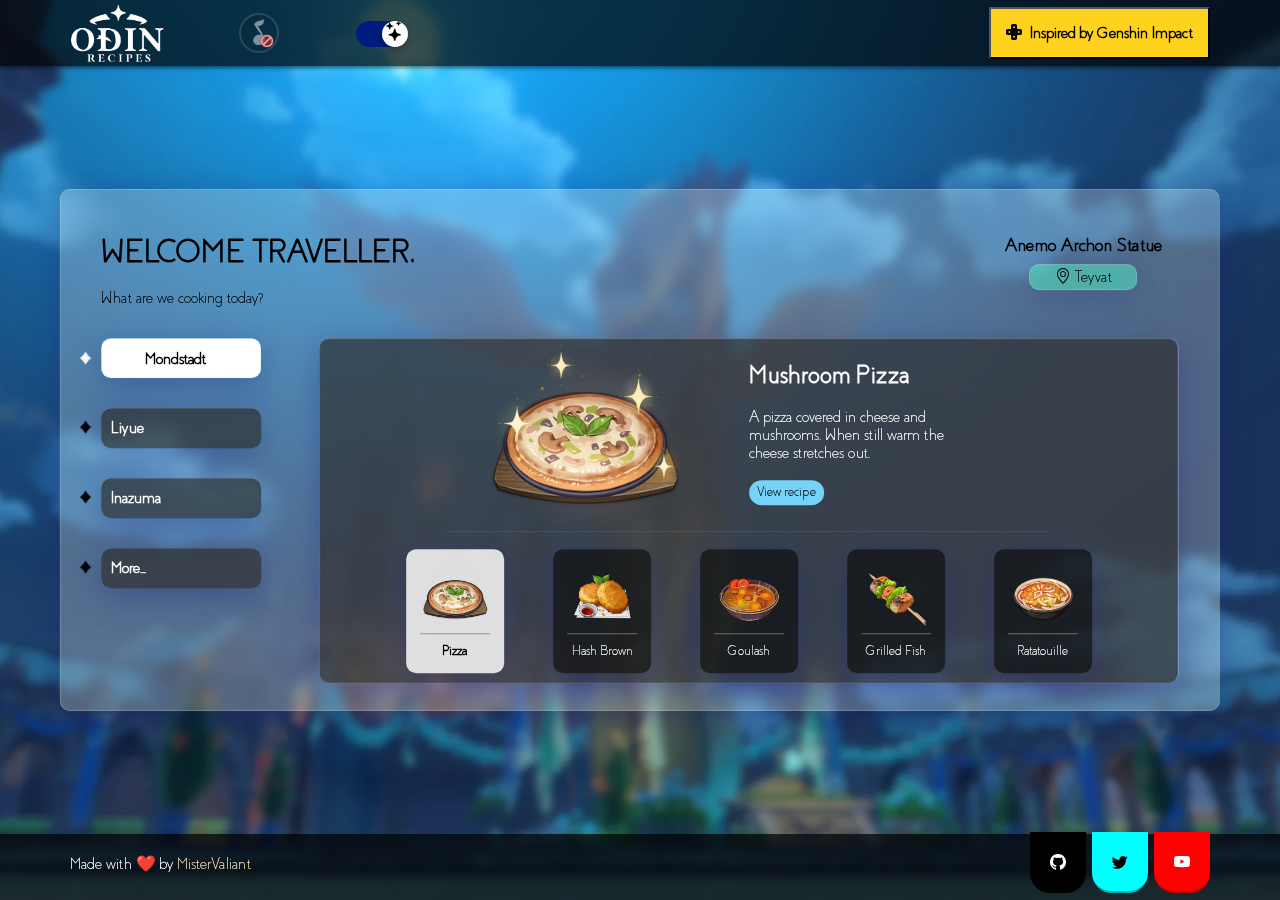
<file: index.html>
<!DOCTYPE html>
<html lang="en">

<head>
    <title>Odin Recipes</title>
    <meta charset="UTF-8">
    <meta http-equiv="X-UA-Compatible" content="IE=edge">
    <meta name="viewport" content="width=device-width, initial-scale=1.0">
    <meta name="description"
        content="Odin Recipes provides relevant information on the best realisable dishes from Genshin Impact.">
    <meta name="keywords"
        content="genshin impact recipe website, odin recipes, recipes, Genshin Impact, The Odin Project, Genshin Impact Recipes, Genshin Impact cooking, Genhsin Impact dishes, MisterValiant">

    <link rel="stylesheet" href="css/style.css">
    <link rel="icon" href="images/icon/favicon.ico" type="image/x-icon">
    <link rel="shortcut icon" href="images/icon/favicon.ico" type="image/x-icon">

    <noscript>
        <meta http-equiv="refresh" content="0;url=html/noscript.html">
    </noscript>
</head>

<body>

    <header class="my-header">
        <nav class="nav-container">
            <a target="_blank" href="https://www.theodinproject.com/"><img width="500" height="191" class="my-logo"
                    src="images/logo.webp" alt="Odin recipes logo" title="The Odin Project"></a>

            <img width="40" height="40" id="audio-player" onclick="audioController()" class="my-audio"
                src="images/pause.webp" alt="Odin recipes audio" title="Play">


            <span class="switch-container">
                <label id="my-switch" class="switch"><input id="my-checkbox" type="checkbox" onclick="modeCycle()" />
                    <div class="switch-btn"><i id="switch-icon" class="bi"></i></div>
                </label>
            </span>

            <div class="float-nav">

                <button title="Genshin Impact Official" onclick="window.open('https://genshin.hoyoverse.com/en/')"
                    type="button" class="genshin-ref"><i class="bi bi-dpad-fill"></i>&nbsp; Inspired by Genshin
                    Impact</button>

            </div>
        </nav>
    </header>

    <main id="main-content" class="main-container">

        <!-- Glassmorphism container: light -->
        <div class="recipe-container">
            <section class="main-section">
                <div class="welcome-container">
                    <h1><strong>WELCOME TRAVELLER,</strong></h1>
                    <br />
                    <p>What are we cooking today?</p>
                    <br />
                </div>

                <div class="region-name">
                    <p id="location-name">Stormbearer Mountains</p>
                    <p class="world-name"><i class="bi bi-geo-alt"></i> Teyvat</p>
                    <br />
                </div>

                <!-- Container for Regions and recipes -->
                <div class="flexbox">
                    <div class="location-container">
                        <nav>
                            <ul>
                                <li id="tab1" class="selected-li"><button onclick="tab(1)">Mondstadt</button></li>
                                <li id="tab2"><button onclick="tab(2)">Liyue</button></li>
                                <li id="tab3"><button onclick="tab(3)">Inazuma</button></li>
                                <li id="tab4"><button onclick="tab(4)">More...</button></li>
                            </ul>
                        </nav>
                    </div>

                    <!-- Glassmorphism container: dark -->
                    <div class="recipe-details">
                        <div class="recipe-background">

                            <!-- Selected recipe image and description-->
                            <div class="recipe-top">

                                <!-- Selected recipe image -->
                                <div class="recipe-image">
                                    <div class="image-container">

                                        <!-- Selected recipe image: Mondstadt -->
                                        <div class="mondstadt-images">
                                            <div class="mondstadt-dishes">
                                                <img width="256" height="256"
                                                    src="./images/recipes/mondstadt/pizza.webp" alt="Mushroom Pizza"
                                                    title="Mushroom Pizza">
                                            </div>
                                            <div class="mondstadt-dishes">
                                                <img width="256" height="256"
                                                    src="./images/recipes/mondstadt/hash-brown.webp" alt="Hash Brown"
                                                    title="Hash Brown">
                                            </div>
                                            <div class="mondstadt-dishes">
                                                <img width="256" height="256"
                                                    src="./images/recipes/mondstadt/goulash.webp" alt="Goulash"
                                                    title="Goulash">
                                            </div>
                                            <div class="mondstadt-dishes">
                                                <img width="256" height="256"
                                                    src="./images/recipes/mondstadt/grilled-fish.webp"
                                                    alt="Grilled Fish" title="Grilled Fish">
                                            </div>
                                            <div class="mondstadt-dishes">
                                                <img width="256" height="256"
                                                    src="./images/recipes/mondstadt/ratatouille.webp"
                                                    alt="Barbatos Ratatouille" title="Barbatos Ratatouille">
                                            </div>
                                        </div>

                                        <!-- Selected recipe image: Liyue -->
                                        <div class="liyue-images">
                                            <div class="liyue-dishes">
                                                <img width="256" height="256"
                                                    src="./images/recipes/liyue/rice-pudding.webp" alt="Rice Pudding"
                                                    title="Rice Pudding">
                                            </div>

                                            <div class="liyue-dishes">
                                                <img width="256" height="256"
                                                    src="./images/recipes/liyue/fried-radish-balls.webp"
                                                    alt="Fried Radish Balls" title="Fried Radish Balls">
                                            </div>
                                            <div class="liyue-dishes">
                                                <img width="256" height="256"
                                                    src="./images/recipes/liyue/almond-tofu.webp" alt="Almond Tofu"
                                                    title="Almond Tofu">
                                            </div>
                                            <div class="liyue-dishes">
                                                <img width="256" height="256"
                                                    src="./images/recipes/liyue/mora-meat.webp" alt="Mora Meat"
                                                    title="Mora Meat">
                                            </div>
                                            <div class="liyue-dishes">
                                                <img width="256" height="256"
                                                    src="./images/recipes/liyue/jewellery-soup.webp"
                                                    alt="Jewellery Soup" title="Jewellery Soup">
                                            </div>
                                        </div>

                                        <!-- Selected recipe image: Inazuma -->
                                        <div class="inazuma-images">
                                            <div class="inazuma-dishes">
                                                <img width="256" height="256"
                                                    src="./images/recipes/inazuma/mixed-yakisoba.webp"
                                                    alt="Mixed Yakisoba" title="Mixed Yakisoba">
                                            </div>

                                            <div class="inazuma-dishes">
                                                <img width="256" height="256"
                                                    src="./images/recipes/inazuma/katsu-sandwich.webp"
                                                    alt="Katsu Sandwich" title="Katsu Sandwich">
                                            </div>
                                            <div class="inazuma-dishes">
                                                <img width="256" height="256"
                                                    src="./images/recipes/inazuma/tonkotsu-ramen.webp"
                                                    alt="Tonkotsu Ramen" title="Tonkotsu Ramen">
                                            </div>
                                            <div class="inazuma-dishes">
                                                <img width="256" height="256"
                                                    src="./images/recipes/inazuma/omelette-rice.webp"
                                                    alt="Omelette Rice" title="Omelette Rice">
                                            </div>
                                            <div class="inazuma-dishes">
                                                <img width="256" height="256"
                                                    src="./images/recipes/inazuma/konda-cuisine.webp"
                                                    alt="Konda Cuisine" title="Konda Cuisine">
                                            </div>
                                        </div>

                                        <!-- Selected recipe image: More -->
                                        <div class="more-images">
                                            <div class="more-dishes">
                                                <p>Coming</p>
                                            </div>
                                        </div>
                                    </div>
                                </div>

                                <!-- Selected recipe description -->
                                <div class="recipe-description">
                                    <div class="description-container">
                                        <div class="dish-description">

                                            <!-- Selected recipe description: Mondstadt -->
                                            <div class="mondstadt-description">
                                                <span class="mondstadt-dishes">
                                                    <p><strong>Mushroom Pizza</strong><br />&nbsp;<br />A pizza
                                                        covered in cheese and mushrooms. When still warm the cheese
                                                        stretches out.</p>
                                                    <br /><button onclick="browseRecipe('m1')">View recipe</button>
                                                </span>
                                                <span class="mondstadt-dishes">
                                                    <p><strong>Hash Brown</strong><br />&nbsp;<br />A fried
                                                        cake of mashed potatoes. Loved by people of all
                                                        ages.</p>
                                                    <br /><button onclick="browseRecipe('m2')">View recipe</button>
                                                </span>
                                                <span class="mondstadt-dishes">
                                                    <p><strong>Goulash</strong><br />&nbsp;<br />A steaming-hot stew.
                                                        Filling
                                                        one's
                                                        stomach with this comforting mixture has a warming effect.</p>
                                                    <br /><button onclick="browseRecipe('m3')">View recipe</button>
                                                </span>
                                                <span class="mondstadt-dishes">
                                                    <p><strong>Grilled Fish</strong><br />&nbsp;<br />Fish grilled
                                                        thoroughly with
                                                        moderate fire, making it completely dry and crispy.</p>
                                                    <br /><button onclick="browseRecipe('m4')">View recipe</button>
                                                </span>
                                                <span class="mondstadt-dishes">
                                                    <p><strong>Barbatos Ratatouille</strong><br />&nbsp;<br />A piping
                                                        hot chowder
                                                        of
                                                        this sort can always give a sense of unsurpassed satisfaction.
                                                    </p>
                                                    <br /><button onclick="browseRecipe('m5')">View recipe</button>
                                                </span>
                                            </div>

                                            <!-- Selected recipe description: Liyue -->
                                            <div class="liyue-description">
                                                <span class="liyue-dishes">
                                                    <p><strong>Rice Pudding</strong><br />&nbsp;<br />A dessert made
                                                        from rice.
                                                        The soft and sticky rice and the sweet milk are melded together
                                                        perfectly.
                                                    </p>
                                                    <br /><button onclick="browseRecipe('l1')">View recipe</button>
                                                </span>
                                                <span class="liyue-dishes">
                                                    <p><strong>Fried Radish Balls</strong><br />&nbsp;<br /> It's insane
                                                        that
                                                        something so delicious comes from plain old radishes!
                                                    </p>
                                                    <br /><button onclick="browseRecipe('l2')">View recipe</button>
                                                </span>
                                                <span class="liyue-dishes">
                                                    <p><strong>Almond Tofu</strong><br />&nbsp;<br />A dessert made from
                                                        ground
                                                        almonds. It has the exquisite look and texture of that of a
                                                        piece of white jade.</p>
                                                    <br /><button onclick="browseRecipe('l3')">View recipe</button>
                                                </span>
                                                <span class="liyue-dishes">
                                                    <p><strong>Mora Meat</strong><br />&nbsp;<br />A large hunk of
                                                        minced meat
                                                        packaged inside of a pastry.</p>
                                                    <br /><button onclick="browseRecipe('l4')">View recipe</button>
                                                </span>
                                                <span class="liyue-dishes">
                                                    <p><strong>Jewellery Soup</strong><br />&nbsp;<br />A simple
                                                        vegetable soup.
                                                        It is commonly prepared and served in ordinary households.</p>
                                                    <br /><button onclick="browseRecipe('l5')">View recipe</button>
                                                </span>
                                            </div>

                                            <!-- Selected recipe description: Inazuma -->
                                            <div class="inazuma-description">
                                                <span class="inazuma-dishes">
                                                    <p><strong>Mixed Yakisoba</strong><br />&nbsp;<br />A mysterious art
                                                        of
                                                        seasoning has been imparted upon the curled noodles and
                                                        side dishes.</p>
                                                    <br /><button onclick="browseRecipe('i1')">View recipe</button>
                                                </span>
                                                <span class="inazuma-dishes">
                                                    <p><strong>Katsu Sandwich</strong><br />&nbsp;<br />A
                                                        nutritionally-balanced
                                                        meal. One single bite is all it takes to fill you from tongue to
                                                        gut with satisfaction.</p>
                                                    <br /><button onclick="browseRecipe('i2')">View recipe</button>
                                                </span>
                                                <span class="inazuma-dishes">
                                                    <p><strong>Tonkotsu Ramen</strong><br />&nbsp;<br />A steaming-hot
                                                        noodle
                                                        dish. Before you know it, the bowl's all gone, and you've still
                                                        got room for more.</p>
                                                    <br /><button onclick="browseRecipe('i3')">View recipe</button>
                                                </span>
                                                <span class="inazuma-dishes">
                                                    <p><strong>Omelette Rice</strong><br />&nbsp;<br />A main dish
                                                        wrapped up in
                                                        an egg skin. Gently poking the egg skin shall prick the appetite
                                                        of any customer.</p>
                                                    <br /><button onclick="browseRecipe('i4')">View recipe</button>
                                                </span>
                                                <span class="inazuma-dishes">
                                                    <p><strong>Konda Cuisine</strong><br />&nbsp;<br />Slowly stewed
                                                        local
                                                        cuisine. Perfect temperature control has allowed every
                                                        ingredient to be cooked just right.</p>
                                                    <br /><button onclick="browseRecipe('i5')">View recipe</button>
                                                </span>
                                            </div>

                                            <!-- Selected recipe description: More -->
                                            <div class="more-description">
                                                <span class="more-dishes">
                                                    <p>Soon...</p>
                                                </span>
                                            </div>
                                        </div>
                                    </div>
                                </div>
                            </div>

                            <!-- Creates break between top and bottom -->
                            <div class="recipe-break">
                                <div></div>
                            </div>

                            <!-- Recipes for: Regions -->
                            <div class="recipe-bottom">
                                <div class="scroll-menu">

                                    <!-- Recipes for: Mondstadt -->
                                    <ul id="mondstadt-recipe">
                                        <li id="dish1" class="selected-dish"><button onclick="mondstadtDish(1)"><img
                                                    width="256" height="256"
                                                    src="./images/recipes/mondstadt/img-mushroom-pizza.webp"
                                                    alt="Mushroom Pizza"><br /><label>Pizza</label></button>
                                        </li>
                                        <li id="dish2"><button onclick="mondstadtDish(2)"><img width="256" height="256"
                                                    src="./images/recipes/mondstadt/img-hash-brown.webp"
                                                    alt="Hash Brown"><br /><label>Hash
                                                    Brown</label></button>
                                        </li>
                                        <li id="dish3"><button onclick="mondstadtDish(3)"><img width="256" height="256"
                                                    src="./images/recipes/mondstadt/img-goulash.webp"
                                                    alt="Goulash"><br /><label>Goulash</label></button>
                                        </li>
                                        <li id="dish4"><button onclick="mondstadtDish(4)"><img width="256" height="256"
                                                    src="./images/recipes/mondstadt/img-grilled-fisg.webp"
                                                    alt="Grilled Fish"><br /><label>Grilled
                                                    Fish</label></button></li>
                                        <li id="dish5"><button onclick="mondstadtDish(5)"><img width="256" height="256"
                                                    src="./images/recipes/mondstadt/img-ratatouille.webp"
                                                    alt="Barbatos Ratatouille"><br /><label>Ratatouille</label></button>
                                        </li>
                                    </ul>

                                    <!-- Recipes for: Liyue -->
                                    <ul id="liyue-recipe">
                                        <li id="dish1" class="selected-dish"><button onclick="liyueDish(1)"><img
                                                    width="256" height="256"
                                                    src="./images/recipes/liyue/img-rice-pudding.webp"
                                                    alt="Rice Pudding"><br /><label>Pudding</label></button>
                                        </li>
                                        <li id="dish2"><button onclick="liyueDish(2)"><img width="256" height="256"
                                                    src="./images/recipes/liyue/img-fried-radish-balls.webp"
                                                    alt="Fried Radish Balls"><br /><label>Radish Balls</label></button>
                                        </li>
                                        <li id="dish3"><button onclick="liyueDish(3)"><img width="256" height="256"
                                                    src="./images/recipes/liyue/img-tofu.webp"
                                                    alt="Almond Tofu"><br /><label>Almond Tofu</label></button>
                                        </li>
                                        <li id="dish4"><button onclick="liyueDish(4)"><img width="256" height="256"
                                                    src="./images/recipes/liyue/img-mora-meat.webp"
                                                    alt="Mora Meat"><br /><label>Mora Meat</label></button></li>
                                        <li id="dish5"><button onclick="liyueDish(5)"><img width="256" height="256"
                                                    src="./images/recipes/liyue/img-jewelry-soup.webp"
                                                    alt="Jewellery Soup"><br /><label>Soup</label></button>
                                        </li>
                                    </ul>

                                    <!-- Recipes for: Inazuma-->
                                    <ul id="inazuma-recipe">
                                        <li id="dish1" class="selected-dish"><button onclick="inazumaDish(1)"><img
                                                    width="256" height="256"
                                                    src="./images/recipes/inazuma/img-mixed-yakisoba.webp"
                                                    alt="Mixed Yakisoba"><br /><label>Yakisoba</label></button>
                                        </li>
                                        <li id="dish2"><button onclick="inazumaDish(2)"><img width="256" height="256"
                                                    src="./images/recipes/inazuma/img-katsu-sandwich.webp"
                                                    alt="Katsu Sandwich"><br /><label>Sandwich</label></button>
                                        </li>
                                        <li id="dish3"><button onclick="inazumaDish(3)"><img width="256" height="256"
                                                    src="./images/recipes/inazuma/img-tonkotsu-ramen.webp"
                                                    alt="Tonkotsu Ramen"><br /><label>Ramen</label></button>
                                        </li>
                                        <li id="dish4"><button onclick="inazumaDish(4)"><img width="256" height="256"
                                                    src="./images/recipes/inazuma/img-omelette-rice.webp"
                                                    alt="Omelette Rice"><br /><label>Omelette</label></button></li>
                                        <li id="dish5"><button onclick="inazumaDish(5)"><img width="256" height="256"
                                                    src="./images/recipes/inazuma/img-konda-cuisine.webp"
                                                    alt="Konda Cuisine"><br /><label>Konda</label></button>
                                        </li>
                                    </ul>
                                </div>
                            </div>

                        </div>
                    </div>
                </div>

            </section>
        </div>

        <!-- Background images -->
        <div class="background-img">
            <img width="1920" height="1080" src="images/mondstadt-day.webp" alt="mondstadt day background" />
            <img width="1920" height="1080" src="images/mondstadt-night.webp" alt="mondstadt night background" />
            <img width="1920" height="1080" src="images/liyue-day.webp" alt="liyue day background" />
            <img width="1920" height="1080" src="images/liyue-night.webp" alt="liyue night background" />
            <img width="1920" height="1080" src="images/inazuma-day.webp" alt="inazuma day background" />
            <img width="1920" height="1080" src="images/inazuma-night.webp" alt="inazuma night background" />
            <img width="1920" height="1080" src="images/more-day.webp" alt="more day background" />
            <img width="1920" height="1080" src="images/more-night.webp" alt="more night background" />
        </div>
    </main>

    <footer class="my-footer">
        <p class="creator">Made with ❤️ by <a target="_blank" href="https://github.com/MisterValiant"
                class="mv">MisterValiant</a></p>

        <div class="socials">
            <a title="Github" target="_blank" href="https://github.com/MisterValiant"><i class="bi bi-github"></i></a>
            <a title="Twitter" target="_blank" href="https://twitter.com/Mist3rValiant"><i
                    class="bi bi-twitter"></i></a>
            <a title="Youtube" target="_blank" href="https://www.youtube.com/c/MisterValiant"><i
                    class="bi bi-youtube"></i></a>
        </div>
    </footer>

    <script src="js/index.js" defer></script>
    <link rel="stylesheet" href="css/bootstrap-icons.css">
</body>

</html>
</file>
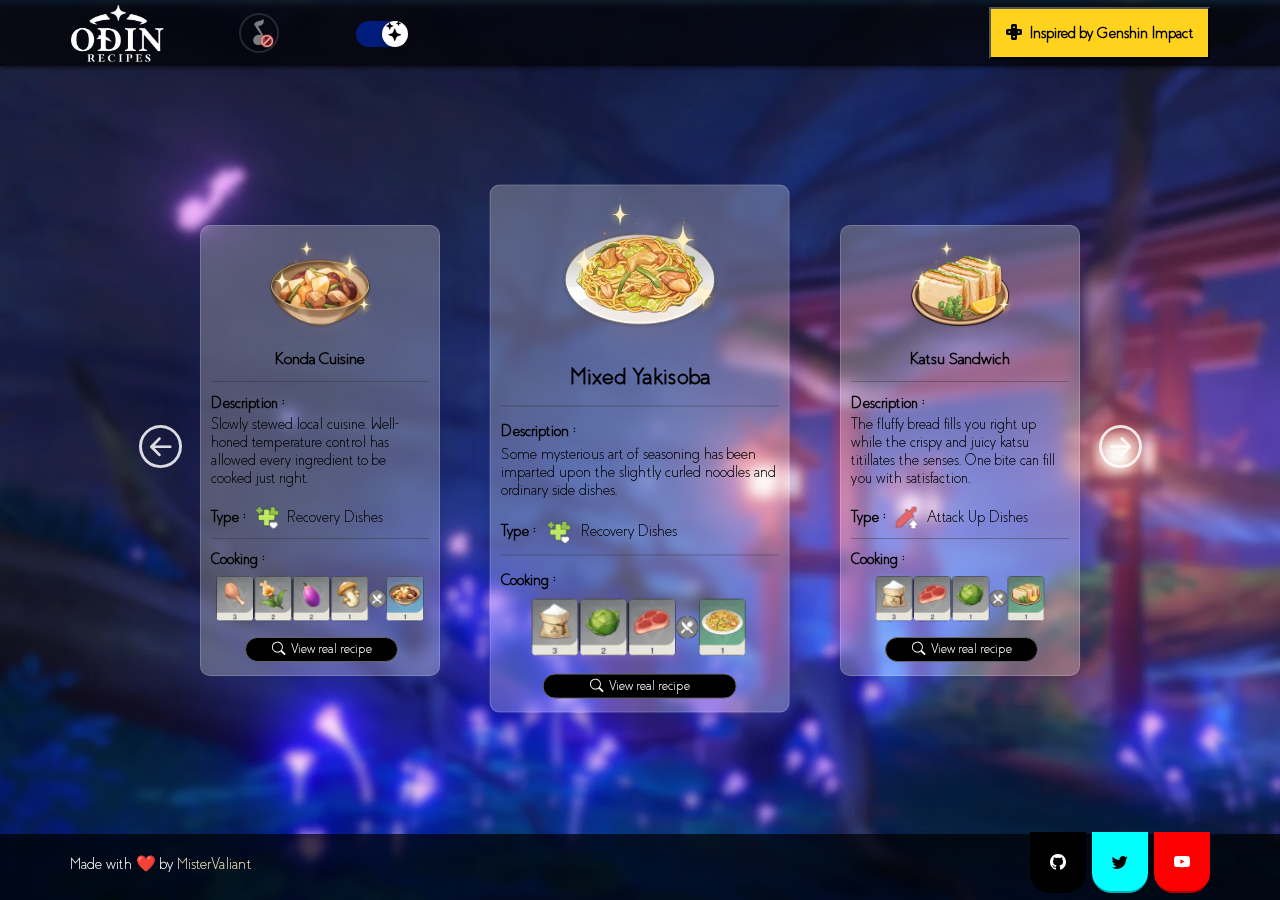
<file: html/inazuma.html>
<!DOCTYPE html>
<html lang="en">

<head>
    <title>Odin Recipes - Inazuma</title>
    <meta charset="UTF-8">
    <meta http-equiv="X-UA-Compatible" content="IE=edge">
    <meta name="viewport" content="width=device-width, initial-scale=1.0">
    <meta name="description"
        content="Odin Recipes brings you the best realisable dishes from Inazuma in Genshin Impact.">
    <meta name="keywords"
        content="Inazuma recipes, Inazuma dishes, genshin impact recipe website, odin recipes, recipes, Genshin Impact, The Odin Project, Genshin Impact Recipes, Genshin Impact cooking, Genhsin Impact dishes, MisterValiant">

    <link rel="stylesheet" href="../css/recipe.css">
    <link rel="icon" href="../images/icon/favicon.ico" type="image/x-icon">
    <link rel="shortcut icon" href="../images/icon/favicon.ico" type="image/x-icon">

    <noscript>
        <meta http-equiv="refresh" content="0;url=noscript.html">
    </noscript>
</head>

<body>

    <header class="my-header">
        <nav class="nav-container">
            <a href="../index.html"><img width="500" height="191" class="my-logo" src="../images/logo.webp" alt="Odin recipes logo"></a>

            <img width="40" height="40" id="audio-player" onclick="audioController()" class="my-audio" src="../images/pause.webp"
                alt="Odin recipes audio" title="Play">


            <span class="switch-container">
                <label id="my-switch" class="switch"><input id="my-checkbox" type="checkbox" onclick="modeCycle()" />
                    <div class="switch-btn"><i id="switch-icon" class="bi"></i></div>
                </label>
            </span>

            <div class="float-nav">

                <button title="Genshin Impact Official" onclick="window.open('https://genshin.hoyoverse.com/en/')"
                    type="button" class="genshin-ref"><i class="bi bi-dpad-fill"></i>&nbsp; Inspired by Genshin
                    Impact</button>

            </div>
        </nav>
    </header>

    <main id="main-content-inazuma">
        <div class="recipe-container">
            <section id="main-section">

                <!-- Arrow: Previous -->
                <div class="arrow-one">
                    <a href="javascript:void(0);" title='Previous' onclick="slideRecipe('previous')">
                        <i class="bi bi-arrow-left-circle"></i>
                    </a>
                </div>

                <!-- Cards: Inserted programmatically -->
                <div class="card-one">

                </div>

                <div class="main-card">

                </div>

                <div class="card-two">

                </div>

                <!-- Arrow: Next -->
                <div class="arrow-two">
                    <a href="javascript:void(0);" title="Next" onclick="slideRecipe('next')">
                        <i class="bi bi-arrow-right-circle"></i>
                    </a>
                </div>
            </section>
        </div>

        <div class="background-img">
            <img src="../images/inazuma-recipe-day.webp" alt="inazuma day background" />
            <img src="../images/inazuma-recipe-night.webp" alt="inazuma night background" />
        </div>
    </main>

    <footer class="my-footer">
        <p class="creator">Made with ❤️ by <a target="_blank" href="https://github.com/MisterValiant"
                class="mv">MisterValiant</a></p>

        <div class="socials">
            <a title="Github" target="_blank" href="https://github.com/MisterValiant"><i class="bi bi-github"></i></a>
            <a title="Twitter" target="_blank" href="https://twitter.com/Mist3rValiant"><i
                    class="bi bi-twitter"></i></a>
            <a title="Youtube" target="_blank" href="https://www.youtube.com/c/MisterValiant"><i
                    class="bi bi-youtube"></i></a>
        </div>
    </footer>
    <script src="../js/recipes/inazuma.js"></script>
    <script src="../js/recipe.js" defer></script>

    <link rel="stylesheet" href="../css/bootstrap-icons.css">
</body>

</html>
</file>
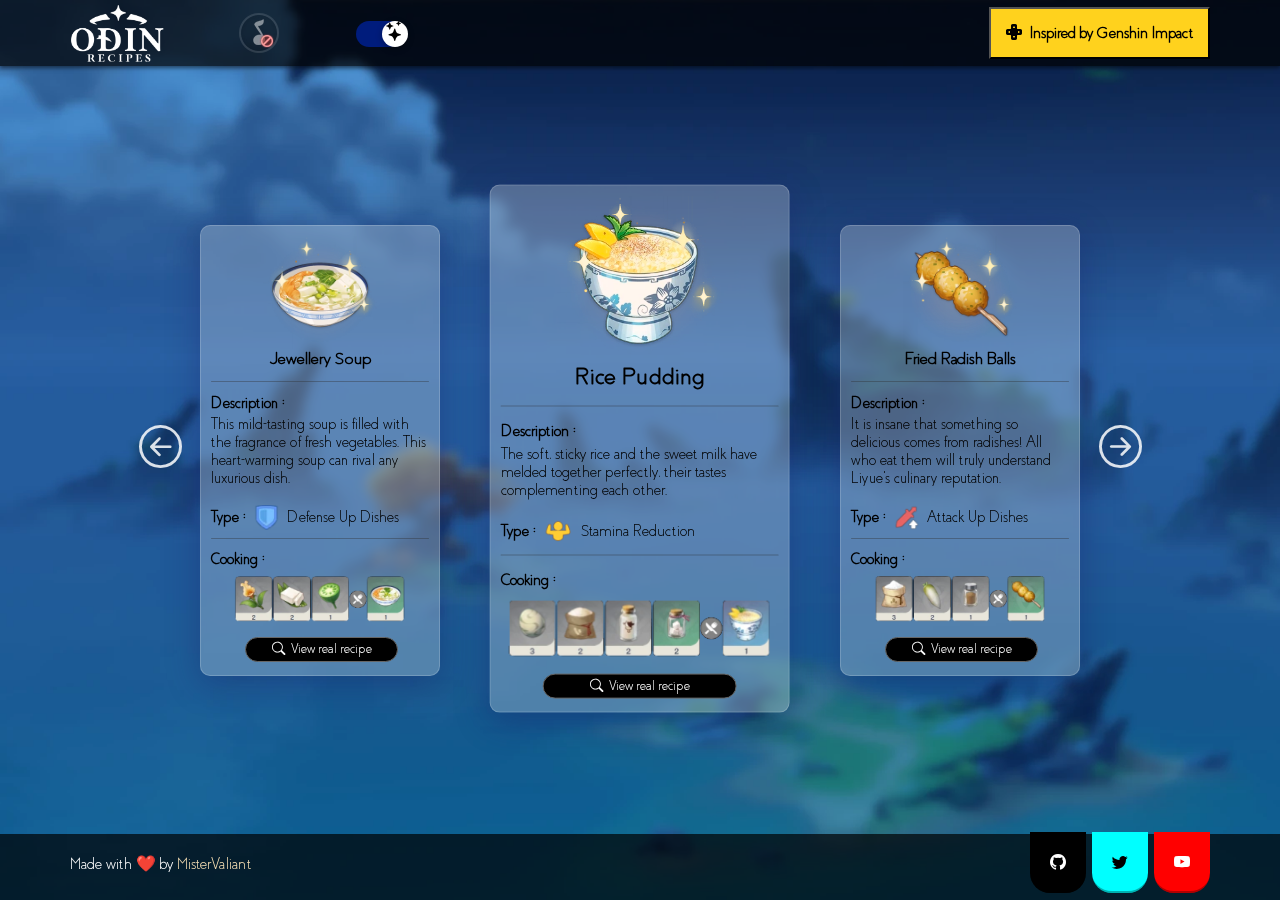
<file: html/liyue.html>
<!DOCTYPE html>
<html lang="en">

<head>
    <title>Odin Recipes - Liyue</title>
    <meta charset="UTF-8">
    <meta http-equiv="X-UA-Compatible" content="IE=edge">
    <meta name="viewport" content="width=device-width, initial-scale=1.0">
    <meta name="description" content="Odin Recipes brings you the best realisable dishes from Liyue in Genshin Impact.">
    <meta name="keywords"
        content="Liyue recipes, Liyue dishes, genshin impact recipe website, odin recipes, recipes, Genshin Impact, The Odin Project, Genshin Impact Recipes, Genshin Impact cooking, Genhsin Impact dishes, MisterValiant">

    <link rel="stylesheet" href="../css/recipe.css">
    <link rel="icon" href="../images/icon/favicon.ico" type="image/x-icon">
    <link rel="shortcut icon" href="../images/icon/favicon.ico" type="image/x-icon">

    <noscript>
        <meta http-equiv="refresh" content="0;url=noscript.html">
    </noscript>
</head>

<body>

    <header class="my-header">
        <nav class="nav-container">
            <a href="../index.html"><img width="500" height="191" class="my-logo" src="../images/logo.webp" alt="Odin recipes logo"></a>

            <img width="40" height="40" id="audio-player" onclick="audioController()" class="my-audio" src="../images/pause.webp"
                alt="Odin recipes audio" title="Play">


            <span class="switch-container">
                <label id="my-switch" class="switch"><input id="my-checkbox" type="checkbox" onclick="modeCycle()" />
                    <div class="switch-btn"><i id="switch-icon" class="bi"></i></div>
                </label>
            </span>

            <div class="float-nav">

                <button title="Genshin Impact Official" onclick="window.open('https://genshin.hoyoverse.com/en/')"
                    type="button" class="genshin-ref"><i class="bi bi-dpad-fill"></i>&nbsp; Inspired by Genshin
                    Impact</button>

            </div>
        </nav>
    </header>

    <main id="main-content-liyue">
        <div class="recipe-container">
            <section id="main-section">

                <!-- Arrow: Previous -->
                <div class="arrow-one">
                    <a href="javascript:void(0);" title='Previous' onclick="slideRecipe('previous')">
                        <i class="bi bi-arrow-left-circle"></i>
                    </a>
                </div>

                <!-- Cards: Inserted programmatically -->
                <div class="card-one">

                </div>

                <div class="main-card">

                </div>

                <div class="card-two">

                </div>

                <!-- Arrow: Next -->
                <div class="arrow-two">
                    <a href="javascript:void(0);" title="Next" onclick="slideRecipe('next')">
                        <i class="bi bi-arrow-right-circle"></i>
                    </a>
                </div>
            </section>
        </div>

        <div class="background-img">
            <img src="../images/liyue-recipe-day.webp" alt="liyue day background" />
            <img src="../images/liyue-recipe-night.webp" alt="liyue night background" />
        </div>
    </main>

    <footer class="my-footer">
        <p class="creator">Made with ❤️ by <a target="_blank" href="https://github.com/MisterValiant"
                class="mv">MisterValiant</a></p>

        <div class="socials">
            <a title="Github" target="_blank" href="https://github.com/MisterValiant"><i class="bi bi-github"></i></a>
            <a title="Twitter" target="_blank" href="https://twitter.com/Mist3rValiant"><i
                    class="bi bi-twitter"></i></a>
            <a title="Youtube" target="_blank" href="https://www.youtube.com/c/MisterValiant"><i
                    class="bi bi-youtube"></i></a>
        </div>
    </footer>

    <script src="../js/recipes/liyue.js"></script>
    <script src="../js/recipe.js" defer></script>
    
    <link rel="stylesheet" href="../css/bootstrap-icons.css">
</body>

</html>
</file>
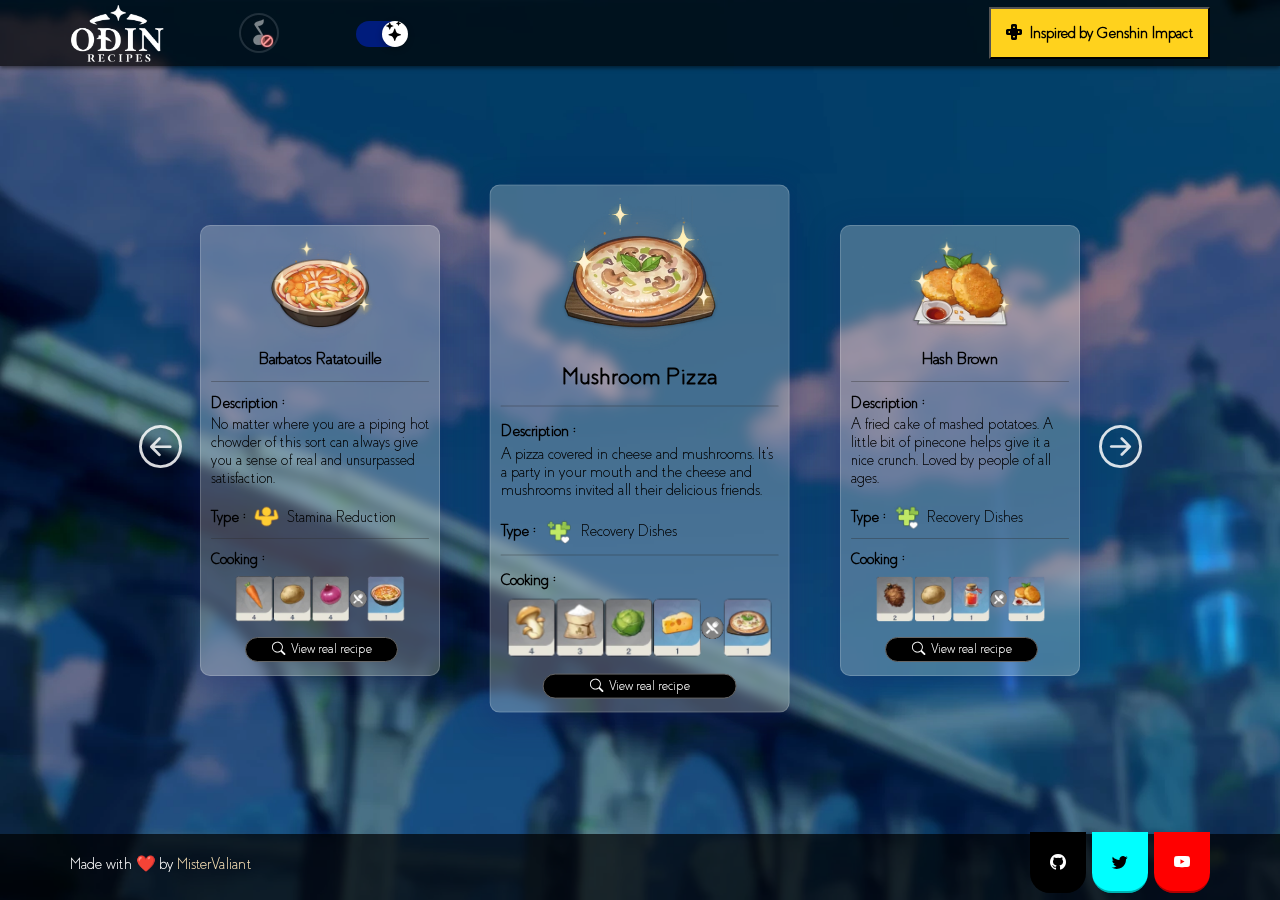
<file: html/mondstadt.html>
<!DOCTYPE html>
<html lang="en">

<head>
    <title>Odin Recipes - Mondstadt</title>
    <meta charset="UTF-8">
    <meta http-equiv="X-UA-Compatible" content="IE=edge">
    <meta name="viewport" content="width=device-width, initial-scale=1.0">
    <meta name="description"
        content="Odin Recipes brings you the best realisable dishes from Mondstadt in Genshin Impact.">
    <meta name="keywords"
        content="mondstadt recipes, mondstadt dishes, genshin impact recipe website, odin recipes, recipes, Genshin Impact, The Odin Project, Genshin Impact Recipes, Genshin Impact cooking, Genhsin Impact dishes, MisterValiant">

    <link rel="stylesheet" href="../css/recipe.css">
    <link rel="icon" href="../images/icon/favicon.ico" type="image/x-icon">
    <link rel="shortcut icon" href="../images/icon/favicon.ico" type="image/x-icon">

    <noscript>
        <meta http-equiv="refresh" content="0;url=noscript.html">
    </noscript>
</head>

<body>

    <header class="my-header">
        <nav class="nav-container">
            <a href="../index.html"><img width="500" height="191" class="my-logo" src="../images/logo.webp" alt="Odin recipes logo"></a>

            <img width="40" height="40" id="audio-player" onclick="audioController()" class="my-audio" src="../images/pause.webp"
                alt="Odin recipes audio" title="Play">


            <span class="switch-container">
                <label id="my-switch" class="switch"><input id="my-checkbox" type="checkbox" onclick="modeCycle()" />
                    <div class="switch-btn"><i id="switch-icon" class="bi"></i></div>
                </label>
            </span>

            <div class="float-nav">

                <button title="Genshin Impact Official" onclick="window.open('https://genshin.hoyoverse.com/en/')"
                    type="button" class="genshin-ref"><i class="bi bi-dpad-fill"></i>&nbsp; Inspired by Genshin
                    Impact</button>

            </div>
        </nav>
    </header>

    <main id="main-content-mondstadt">
        <div class="recipe-container">
            <section id="main-section">
                
                <!-- Arrow: Previous -->
                <div class="arrow-one">
                    <a href="javascript:void(0);" title='Previous' onclick="slideRecipe('previous')">
                    <i class="bi bi-arrow-left-circle"></i>
                </a>
                </div>

                <!-- Cards: Inserted programmatically -->
                <div class="card-one">

                </div>

                <div class="main-card">

                </div>

                <div class="card-two">

                </div>

                <!-- Arrow: Next -->
                <div class="arrow-two">
                    <a href="javascript:void(0);" title="Next" onclick="slideRecipe('next')">
                        <i class="bi bi-arrow-right-circle"></i>
                    </a>
                </div>
            </section>
        </div>

        <div class="background-img">
            <img src="../images/mondstadt-recipe-day.webp" alt="mondstadt day background" />
            <img src="../images/mondstadt-recipe-night.webp" alt="mondstadt night background" />
        </div>
    </main>

    <footer class="my-footer">
        <p class="creator">Made with ❤️ by <a target="_blank" href="https://github.com/MisterValiant"
                class="mv">MisterValiant</a></p>

        <div class="socials">
            <a title="Github" target="_blank" href="https://github.com/MisterValiant"><i class="bi bi-github"></i></a>
            <a title="Twitter" target="_blank" href="https://twitter.com/Mist3rValiant"><i
                    class="bi bi-twitter"></i></a>
            <a title="Youtube" target="_blank" href="https://www.youtube.com/c/MisterValiant"><i
                    class="bi bi-youtube"></i></a>
        </div>
    </footer>

    <script src="../js/recipes/mondstadt.js"></script>
    <script src="../js/recipe.js" defer></script>

    <link rel="stylesheet" href="../css/bootstrap-icons.css">
</body>

</html>
</file>
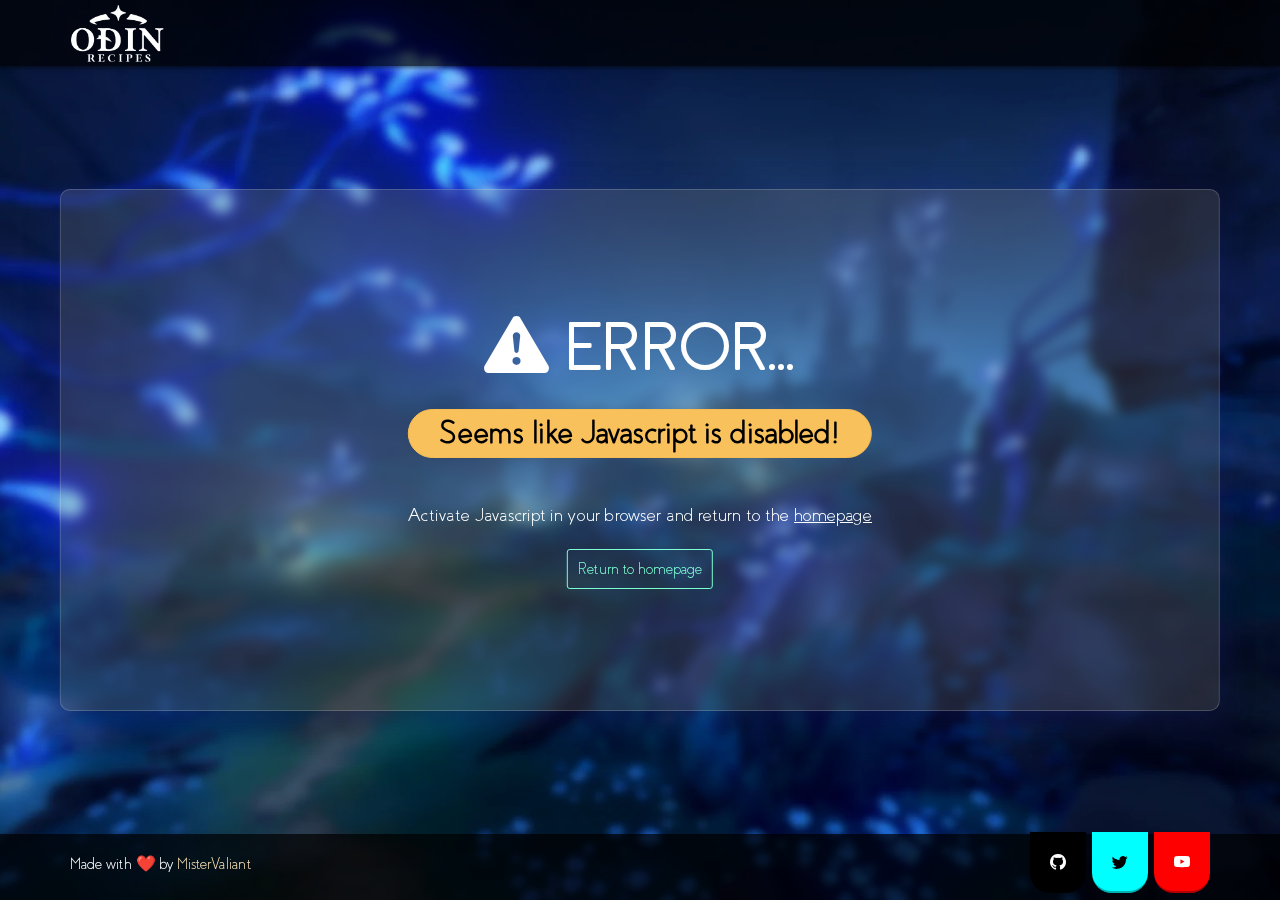
<file: html/noscript.html>
<!DOCTYPE html>
<html lang="en">

<head>
    <title>Odin Recipes - Error page</title>
    <meta charset="UTF-8">
    <meta http-equiv="X-UA-Compatible" content="IE=edge">
    <meta name="viewport" content="width=device-width, initial-scale=1.0">
    <meta name="description"
        content="Odin Recipes provides relevant information on the best realisable dishes from Genshin Impact.">
    <meta name="keywords"
        content="genshin impact recipe website, odin recipes, recipes, Genshin Impact, The Odin Project, Genshin Impact Recipes, Genshin Impact cooking, Genhsin Impact dishes, MisterValiant">

    <link rel="stylesheet" href="../css/noscript.css">
    <link rel="icon" href="../images/icon/favicon.ico" type="image/x-icon">
    <link rel="shortcut icon" href="../images/icon/favicon.ico" type="image/x-icon">

</head>

<body>

    <header class="my-header">
        <nav class="nav-container">
            <a href="../index.html"><img width="500" height="191" class="my-logo" src="../images/logo.webp"
                    alt="Odin recipes logo"></a>
        </nav>
    </header>

    <main>
        <section>
            <!-- Glassmorphism container -->
            <div class="msg-container">

                <!-- msg container -->
                <div class="msg">
                    <h1><i class="bi bi-exclamation-triangle-fill"></i> ERROR...</h1>
                    <br />
                    
                    <h3>Seems like Javascript is disabled!</h3>
                    <br />

                    <p>Activate Javascript in your browser and return to the <a title="Homepage"
                            href="../index.html">homepage</a></p>
                    <br />

                    <form action="../index.html">
                        <input type="submit" title="Homepage" value="Return to homepage" />
                    </form>
                </div>
            </div>
        </section>


        <!-- Background images -->
        <div class="background-img">
            <img width="1920" height="1080" src="../images/noscript.webp" alt="Error page Enkanomiya background" />
        </div>
    </main>

    <footer class="my-footer">
        <p class="creator">Made with ❤️ by <a target="_blank" href="https://github.com/MisterValiant"
                class="mv">MisterValiant</a></p>

        <div class="socials">
            <a title="Github" target="_blank" href="https://github.com/MisterValiant"><i class="bi bi-github"></i></a>
            <a title="Twitter" target="_blank" href="https://twitter.com/Mist3rValiant"><i
                    class="bi bi-twitter"></i></a>
            <a title="Youtube" target="_blank" href="https://www.youtube.com/c/MisterValiant"><i
                    class="bi bi-youtube"></i></a>
        </div>
    </footer>

    <link rel="stylesheet" href="../css/bootstrap-icons.css">
    
</body>

</html>
</file>
<file: css/style.css>
@font-face{font-family:"coves";src:url(../font/Coves-Light.otf);font-display:swap}*{margin:0;padding:0;font-family:"coves",sans-serif}html,body{height:100%;z-index:0}.my-header,.my-footer{background-color:rgba(0,0,0,.7);height:66px;width:100%;position:fixed;bottom:0;z-index:2}.my-header{box-shadow:0 2px 4px 0 rgba(0,0,0,.5);top:0}.my-logo{height:100%;width:auto;margin-left:40px;margin-right:40px;margin-top:3px}.nav-container{height:90%;width:auto}.my-audio{margin-bottom:9px;cursor:pointer}.float-nav{float:right}.genshin-ref{transition:ease-out 0.3s;color:#000;font-weight:bolder;font-size:1rem;background-color:#ffd21d;padding:15px;margin-top:7px;margin-right:70px;cursor:pointer}.genshin-ref:hover{transition:ease-in 0.3s;background-color:#feb414;box-shadow:0 1px 1px 0 rgba(255,203,82,.1);border-bottom:2px solid #fff;border-right:2px solid #fff;border-top:2px solid wheat;border-left:2px solid wheat;color:rgb(63,9,9)}.switch-container{position:absolute;top:20.5px;left:356px;margin:auto;display:inline-block;color:#fff}.switch input{position:absolute;opacity:0}.switch{display:inline-block;font-size:20px;height:1.3em;width:2.3em;background:#87CEEB;border-radius:1em}.switch div{height:1.3em;width:1.3em;border-radius:1em;background:#FFF;box-shadow:0 .1em .3em rgba(0,0,0,.3);-webkit-transition:all 300ms;-moz-transition:all 300ms;transition:all 300ms}.switch input:checked+div{-webkit-transform:translate3d(100%,0,0);-moz-transform:translate3d(100%,0,0);transform:translate3d(100%,0,0)}.switch-btn i{padding:3px;color:#000;cursor:pointer}.my-footer{bottom:0}.socials{color:#fff;margin-right:70px;margin-top:20px;float:right}.socials a{text-decoration:none;font-style:normal;color:#fff;padding:20px;padding-top:23px;border-bottom-left-radius:20px;border-bottom-right-radius:20px;border-bottom:2px solid rgba(0,0,0,.3)}.socials a:nth-of-type(1){transition:ease-in-out 0.5s;background-color:#000;margin-right:2px}.socials a:nth-of-type(1):hover{transition:ease-in-out 0.5s;background-color:rgb(24,24,24)}.socials a:nth-of-type(2){transition:ease-in-out 0.5s;background-color:cyan;color:#000;margin-right:2px}.socials a:nth-of-type(2):hover{transition:ease-in-out 0.5s;background-color:rgb(86,255,255)}.socials a:nth-of-type(3){transition:ease-in-out 0.5s;background-color:red}.socials a:nth-of-type(3):hover{transition:ease-in-out 0.5s;background-color:rgb(255,67,67)}.creator{display:inline-block;color:#fff;margin-top:20px;margin-left:70px}.mv{font-style:normal;text-decoration:none;color:wheat}.main-container{width:auto;height:100%}#main-content{transition:all .5s ease-in-out;z-index:1;margin-left:-.0125px}.background-img{top:50%;left:50%;transform:translate(-50%,-50%);width:100%;height:100%;overflow:hidden;position:relative;background-image:url(../images/mondstadt-day.webp);background-position:center;background-repeat:no-repeat;background-size:cover}.background-img img{transition:all .5s ease-in-out;position:absolute;z-index:0;width:100%;height:100%;object-fit:cover}.background-img img:nth-of-type(n){opacity:0}.recipe-container{position:absolute;top:50%;left:50%;transform:translate(-50%,-50%);width:90.5%;height:520px;z-index:1;background:rgba(255,255,255,.25);box-shadow:0 8px 32px 0 rgba(24,30,107,.37);backdrop-filter:blur(4px);-webkit-backdrop-filter:blur(4px);border-radius:10px;border:1px solid rgba(255,255,255,.18);color:#000}.main-section{position:relative;top:50%;left:50%;transform:translate(-50%,-50%);height:83%;width:93%;border-radius:10px;padding:8px}.flexbox{display:flex;height:80%;margin-top:13px}.location-container{width:10%;margin-right:40px}.location-container li{list-style:url(../images/list-style.webp);background-size:10px}.location-container li:nth-of-type(n+2){margin-top:30px}.location-container button{transition:ease-in-out 0.5s;border:none;color:#fff;background:rgba(0,0,0,.55);box-shadow:0 8px 32px 0 rgba(31,38,135,.37);backdrop-filter:blur(20px);-webkit-backdrop-filter:blur(20px);border-radius:10px;cursor:pointer;font-size:15.6px;width:160px;height:40px;padding:10px;text-align:left;font-weight:700}.location-container button:focus{border:none}.location-container button:focus{border:none!important}.location-container .selected-li{list-style:url(../images/list-style-selected.webp)}.selected-li button{transition:ease-in-out 0.5s;background:rgba(0,228,170,.35);box-shadow:0 8px 32px 0 rgba(31,38,135,.37);backdrop-filter:blur(7.5px);-webkit-backdrop-filter:blur(7.5px);border-radius:10px;border:1px solid rgba(3,208,170,.15);color:#000;font-size:16.4px;text-indent:33px;background-color:#fff}.welcome-container{display:inline-block}.region-name{transition:ease-in-out 0.5s;float:right;text-align:center;width:190px}.region-name p:nth-of-type(1){font-weight:700;font-size:18.73px}.world-name{display:inline-block;width:100px;transition:ease-in-out 0.5s;margin-top:8px;background-color:rgba(0,228,170,.35);box-shadow:0 8px 32px 0 rgba(31,38,135,.27);backdrop-filter:blur(7.5px);-webkit-backdrop-filter:blur(7.5px);border-radius:10px;border:1px solid rgba(255,255,255,.15);padding:3px}.recipe-details{width:100%;height:auto;margin-left:70px;background:rgba(0,0,0,.55);box-shadow:0 8px 32px 0 rgba(31,38,135,.37);backdrop-filter:blur(4px);-webkit-backdrop-filter:blur(4px);border:1px solid rgba(128,128,128,.307);border-radius:10px}.recipe-background{width:auto;height:100%}.recipe-top{width:auto;height:56%;display:flex}.recipe-bottom{width:auto;height:40%}.recipe-image{width:100%;height:auto}.recipe-description{width:100%;height:auto;color:#fff}.scroll-menu{display:flex;justify-content:center;align-items:center;height:90%}.scroll-menu ul{position:absolute;transition:ease-in-out .5s}.scroll-menu li{transition:ease-in-out 0.43s;display:inline-block;text-align:center;text-decoration:none;box-shadow:0 8px 32px 0 rgba(31,38,135,.37);background:rgba(0,0,0,.55);border-radius:10px}.scroll-menu button{padding:14px;border:none;color:#fff;background:transparent;cursor:pointer}.scroll-menu li:nth-of-type(n+2){margin-left:45px}.scroll-menu img{width:70px;height:auto;border-bottom:1px solid rgba(255,255,255,.337);margin-bottom:6px}.scroll-menu .selected-dish{background-color:rgba(255,255,255,.827)}.selected-dish img{border-bottom:1px solid rgba(0,0,0,.337)}.selected-dish label{color:#000;font-weight:700}.scroll-menu li:hover:not(.selected-dish){background:rgba(0,0,0,.45);color:#fff}.selected-dish:hover{background-color:rgba(255,255,255,.89)}.mondstadt-images,.liyue-images,.inazuma-images,.more-images{display:flex;justify-content:right;margin-right:10px}.image-container img{width:80%;height:auto;margin-top:3px}.mondstadt-dishes,.liyue-dishes,.inazuma-dishes,.more-dishes{position:absolute}.description-container{display:flex;justify-content:left;height:100%}.description-container p{margin-top:22px;width:50%;height:auto}.dish-description span{position:absolute}.description-container strong{font-size:25px}.description-container button{transition:.5s ease-in-out;padding:5px;border-radius:30px;border:none;background-color:#76d2f7;padding-left:8px;padding-right:8px;font-weight:400;cursor:pointer}.description-container button:hover{background-color:#87CEEB}.recipe-break{width:100%;height:5.3%;display:flex;justify-content:center}.recipe-break div{background-color:rgba(255,255,255,.09);height:6%;width:70%}.mondstadt-dishes:nth-of-type(n+2),.liyue-dishes:nth-of-type(n),.inazuma-dishes:nth-of-type(n),.more-dishes{transition:.25s ease-in-out;opacity:0;z-index:-1}.recipe-bottom button label{cursor:pointer}.more-dishes{color:#fff;font-size:60px;text-transform:uppercase;font-weight:700;margin-top:60px}.more-description .more-dishes{margin-right:5px}.more-images .more-dishes{margin-top:22px;width:50%;height:auto;text-align:right;margin-left:5px}@media (max-width:1069px){.scroll-menu li:nth-of-type(n+2){margin-left:10px}.recipe-description{width:100%;height:auto;color:#fff}.description-container p{width:85%}}@media (max-width:880px){.recipe-top{display:flex;flex-direction:column;width:65%;margin:0;height:100%;border-right:1px solid rgba(255,255,255,.042)}.scroll-menu button{width:100px;height:50px;padding:0}.recipe-break{display:none}.recipe-background{display:flex;flex-direction:row}.description-container p{width:90%;margin-top:0;margin-right:0}.recipe-image{height:50%;align-items:center}.recipe-bottom{width:35%;height:100%}.image-container{width:100%;height:100%;display:flex;align-items:center;justify-content:center}.image-container .mondstadt-dishes,.image-container .liyue-dishes,.image-container .inazuma-dishes{margin-left:7%}.mondstadt-images,.liyue-images,.inazuma-images,.more-images{justify-content:center;margin-right:0;justify-content:center;align-items:center}.recipe-description{text-align:center;width:50%}.recipe-description span{display:flex;flex-direction:column;align-items:center;width:64.4%}.recipe-bottom img,.recipe-bottom br{display:none}.scroll-menu{justify-content:center}.scroll-menu li:not(.scroll-menu li:nth-of-type(5)){display:block;margin-bottom:10px}.scroll-menu li:nth-of-type(1){margin-top:35px}.scroll-menu li{border-top-right-radius:30px;border-bottom-right-radius:0}}@media (max-width:715px){.genshin-ref{display:none}.location-container{width:10%;margin-right:10px;margin-left:10px}.location-container button{width:112px;padding:10px}.location-container .selected-li button{text-indent:13px}.scroll-menu button{width:80px;height:40px}.scroll-menu li:nth-of-type(n):not(.scroll-menu li:nth-of-type(5)){margin-bottom:20px}}@media (max-width:520px){.region-name{display:none}.my-logo{margin-left:0;margin-right:10px}.switch-container{left:254px}.creator{margin-left:20px;font-size:12.5px}.socials{margin-right:20px}.socials a{text-decoration:none;font-style:normal;color:#fff;padding:10px;padding-top:23px;border-bottom-left-radius:20px;border-bottom-right-radius:20px;border-bottom:2px solid rgba(0,0,0,.3)}.flexbox{display:flex;flex-direction:column}.location-container{margin-right:0;margin-left:0;padding-bottom:10px;margin-bottom:10px;border-bottom:1px solid rgba(255,255,255,.242);width:100%}.location-container ul{display:flex;flex-direction:row}.location-container li,.location-container .selected-li{list-style:none}.location-container li:nth-of-type(n+2){margin-top:0}.location-container ul{font-weight:700}.location-container li:nth-last-of-type(1){display:none}.location-container li:nth-of-type(n+2){margin-left:7px}.location-container button{font-size:16px;width:85px;height:40px;padding:5px;text-align:center;font-weight:700}.location-container .selected-li button{text-indent:5px}.recipe-details{height:100%;margin-left:0}.dish-description strong{font-size:17px}.dish-description p{font-size:14px}.main-section{height:88%}.scroll-menu button{width:60px;height:38px;padding:2px}.scroll-menu li:nth-of-type(n):not(.scroll-menu li:nth-of-type(5)){margin-bottom:16px}.scroll-menu li{border-top-right-radius:20px;border-bottom-right-radius:0}}@media (max-height:625px){.recipe-container{margin-top:75px}.background-img{padding-bottom:310px}}@media (max-height:503px){.recipe-container{margin-top:130px}.background-img{padding-bottom:510px}}
</file>
<file: css/recipe.css>
@font-face{font-family:"coves";src:url(../font/Coves-Light.otf);font-display:swap}*{margin:0;padding:0;font-family:"coves",sans-serif}html,body{height:100%;z-index:0}.my-header,.my-footer{background-color:rgba(0,0,0,.7);height:66px;width:100%;position:fixed;bottom:0;z-index:2}.my-header{box-shadow:0 2px 4px 0 rgba(0,0,0,.5);top:0}.my-logo{height:100%;width:auto;margin-left:40px;margin-right:40px;margin-top:3px}.nav-container{height:90%;width:auto}.my-audio{margin-bottom:9px;cursor:pointer}.float-nav{float:right}.genshin-ref{transition:ease-out 0.3s;color:#000;font-weight:bolder;font-size:1rem;background-color:#ffd21d;padding:15px;margin-top:7px;margin-right:70px;cursor:pointer}.genshin-ref:hover{transition:ease-in 0.3s;background-color:#feb414;box-shadow:0 1px 1px 0 rgba(255,203,82,.1);border-bottom:2px solid #fff;border-right:2px solid #fff;border-top:2px solid wheat;border-left:2px solid wheat;color:rgb(63,9,9)}.switch-container{position:absolute;top:20.5px;left:356px;margin:auto;display:inline-block;color:#fff}.switch input{position:absolute;opacity:0}.switch{display:inline-block;font-size:20px;height:1.3em;width:2.3em;background:#87CEEB;border-radius:1em}.switch div{height:1.3em;width:1.3em;border-radius:1em;background:#FFF;box-shadow:0 .1em .3em rgba(0,0,0,.3);-webkit-transition:all 300ms;-moz-transition:all 300ms;transition:all 300ms}.switch input:checked+div{-webkit-transform:translate3d(100%,0,0);-moz-transform:translate3d(100%,0,0);transform:translate3d(100%,0,0)}.switch-btn i{padding:3px;color:#000;cursor:pointer}.my-footer{bottom:0}.socials{color:#fff;margin-right:70px;margin-top:20px;float:right}.socials a{text-decoration:none;font-style:normal;color:#fff;padding:20px;padding-top:23px;border-bottom-left-radius:20px;border-bottom-right-radius:20px;border-bottom:2px solid rgba(0,0,0,.3)}.socials a:nth-of-type(1){transition:ease-in-out 0.5s;background-color:#000;margin-right:2px}.socials a:nth-of-type(1):hover{transition:ease-in-out 0.5s;background-color:rgb(24,24,24)}.socials a:nth-of-type(2){transition:ease-in-out 0.5s;background-color:cyan;color:#000;margin-right:2px}.socials a:nth-of-type(2):hover{transition:ease-in-out 0.5s;background-color:rgb(86,255,255)}.socials a:nth-of-type(3){transition:ease-in-out 0.5s;background-color:red}.socials a:nth-of-type(3):hover{transition:ease-in-out 0.5s;background-color:rgb(255,67,67)}.creator{display:inline-block;color:#fff;margin-top:20px;margin-left:70px}.mv{font-style:normal;text-decoration:none;color:wheat}#main-content-mondstadt,#main-content-liyue,#main-content-inazuma{transition:.5s ease-in-out;z-index:1;margin-left:-.0125px}.background-img{top:50%;left:50%;transform:translate(-50%,-50%);width:100%;height:100%;overflow:hidden;position:relative;background-position:center;background-repeat:no-repeat;background-size:cover}.background-img img{transition:.5s ease-in-out;position:absolute;z-index:0;width:100%;height:100%;object-fit:cover}.background-img img:nth-of-type(n){opacity:0}#main-content-mondstadt,#main-content-liyue,#main-content-inazuma{background-repeat:no-repeat;background-size:cover;background-position:center;width:auto;height:100%}.main-card,.card-one,.card-two{position:absolute;z-index:1;color:#000}.main-card{top:50%;left:50%;transform:translate(calc(-50% - .4px),calc(-50% - .4px));width:300px;height:530px}.card-one,.card-two{width:240px;height:450px;top:50%;transform:translate(-50%,-50%)}.card-one{left:25%}.card-two{left:75%}.glassmorphism{padding:10px;background:rgba(255,255,255,.25);box-shadow:0 8px 32px 0 rgba(24,30,107,.37);backdrop-filter:blur(4px);-webkit-backdrop-filter:blur(4px);border-radius:10px;border:1px solid rgba(255,255,255,.18);height:95.4%}.arrow-one,.arrow-two{transition:ease-in-out .5s;position:absolute;display:inline-block;z-index:2;color:rgba(255,255,255,.846);font-size:43px;cursor:pointer;top:50%;transform:translate(-50%,-50%)}.arrow-one a,.arrow-two a{transition:.5s ease-in-out;text-decoration:none;color:rgba(255,255,255,.846)}.arrow-one{left:12.5%}.arrow-two{left:87.5%}.arrow-one a:hover,.arrow-two a:hover{color:#fff}.card-top{display:flex;align-items:center;justify-content:center}.main-card .card-top img{width:60%}.dish-name{text-align:center}.main-card .dish-name{font-size:x-large}.dish-type{float:left}.main-card .dish-type{margin-right:10px}.main-card .type-name,.main-card .dish-type p,.main-card .dish-description{margin-top:5px}.type-img{float:left;width:25px}.main-card .type-img{margin-right:10px}.main-card .type-img:not(.cold-resistance){margin-top:3px}.card-one .type-img .cold-resistance,.card-two .type-img .cold-resistance{margin-bottom:5px}.main-card .hr-break{margin-bottom:15px;margin-top:15px;height:1px;background-color:rgba(47,47,47,.369);border-radius:30px}.main-card .dish-ingredients{width:95%;margin-top:10px}.ingredient-container{display:flex;align-items:center;justify-content:center}.main-card .recipe-btn{margin-top:17px}.recipe-btn{background-color:#000;border:1px solid rgb(102,102,102);color:#fff;cursor:pointer;padding:4px;border-radius:20px}.btn-container{display:flex;justify-content:center;align-items:center}.main-card button,.card-one button,.card-two button{width:70%}.card-one .card-top img,.card-two .card-top img{width:52%}.dish-name{text-align:center}.card-one .dish-name,.card-two .dish-name{font-size:large}.card-one .dish-type,.card-two .dish-type{margin-right:8px}.card-one .type-name,.card-one .dish-type p,.card-one .dish-description,.card-two .type-name,.card-two .dish-type p,.card-two .dish-description{margin-top:3px}.card-one .type-img,.card-two .type-img{margin-right:8px}.card-one .hr-break,.card-two .hr-break{margin-bottom:12px;margin-top:12px;height:.5px;background-color:rgba(47,47,47,.369);border-radius:30px}.card-one .dish-ingredients,.card-two .dish-ingredients{width:95%;margin-top:8px}.card-one .recipe-btn,.card-two .recipe-btn{margin-top:15px;margin-left:3px}.card-one p,.card-two p{font-size:96%}@media (max-width:1169px){.card-one,.card-two{display:none}}@media (max-width:715px){.genshin-ref{display:none}}@media (max-width:520px){.region-name{display:none}.my-logo{margin-left:0;margin-right:10px}.switch-container{left:254px}.creator{margin-left:20px;font-size:12.5px}.socials{margin-right:20px}.socials a{text-decoration:none;font-style:normal;color:#fff;padding:10px;padding-top:23px;border-bottom-left-radius:20px;border-bottom-right-radius:20px;border-bottom:2px solid rgba(0,0,0,.3)}.arrow-one,.arrow-two{top:30%}}@media (max-height:660px){.background-img{padding-bottom:210px}.main-card,.card-one,.card-two{top:58%}.arrow-one,.arrow-two{top:33%}}@media (max-height:570px){.background-img{padding-bottom:450px}.main-card,.card-one,.card-two{top:70%}.arrow-one,.arrow-two{top:45%}}@media (max-height:473px){.background-img{padding-bottom:650px}.main-card,.card-one,.card-two{top:90%}.arrow-one,.arrow-two{top:60%}}
</file>
<file: css/noscript.css>
@font-face{font-family:"coves";src:url(../font/Coves-Light.otf);font-display:swap}*{margin:0;padding:0;font-family:"coves",sans-serif}html,body{height:100%;z-index:0}.my-header,.my-footer{background-color:rgba(0,0,0,.7);height:66px;width:100%;position:fixed;bottom:0;z-index:2}.my-header{box-shadow:0 2px 4px 0 rgba(0,0,0,.5);top:0}.my-logo{height:100%;width:auto;margin-left:40px;margin-right:40px;margin-top:3px}.float-nav{float:right}.nav-container{height:90%;width:auto}.my-footer{bottom:0}.socials{color:#fff;margin-right:70px;margin-top:20px;float:right}.socials a{text-decoration:none;font-style:normal;color:#fff;padding:20px;padding-top:23px;border-bottom-left-radius:20px;border-bottom-right-radius:20px;border-bottom:2px solid rgba(0,0,0,.3)}.socials a:nth-of-type(1){transition:ease-in-out 0.5s;background-color:#000;margin-right:2px}.socials a:nth-of-type(1):hover{transition:ease-in-out 0.5s;background-color:rgb(24,24,24)}.socials a:nth-of-type(2){transition:ease-in-out 0.5s;background-color:cyan;color:#000;margin-right:2px}.socials a:nth-of-type(2):hover{transition:ease-in-out 0.5s;background-color:rgb(86,255,255)}.socials a:nth-of-type(3){transition:ease-in-out 0.5s;background-color:red}.socials a:nth-of-type(3):hover{transition:ease-in-out 0.5s;background-color:rgb(255,67,67)}.creator{display:inline-block;color:#fff;margin-top:20px;margin-left:70px}.mv{font-style:normal;text-decoration:none;color:wheat}.background-img{top:50%;left:50%;transform:translate(-50%,-50%);width:100%;height:100%;overflow:hidden;position:relative;background-image:url(../images/noscript.webp);background-position:center;background-repeat:no-repeat;background-size:cover}.background-img img{transition:all .5s ease-in-out;position:absolute;width:100%;height:100%;object-fit:cover}main{width:auto;height:100%;transition:all .5s ease-in-out;z-index:1;margin-left:-.0125px}.msg-container{position:absolute;top:50%;left:50%;transform:translate(-50%,-50%);width:90.5%;height:520px;z-index:1;background:rgba(125,125,125,.25);box-shadow:0 8px 32px 0 rgba(24,30,107,.37);backdrop-filter:blur(4px);-webkit-backdrop-filter:blur(4px);border-radius:10px;border:1px solid rgba(255,255,255,.18);color:#fff;display:flex;text-align:center;align-items:center;justify-content:center}.msg{padding:30px}.msg h1{font-size:65px}.msg h3{font-size:xx-large;background-color:rgb(248,193,92);border-radius:60px;color:#000;border:1px solid rgb(247,189,82);padding:5px}.msg p{margin-top:28px;font-size:larger}.msg a{transition:ease-in-out .1s;color:#fff;cursor:pointer}form{display:flex;justify-content:center;align-items:center;height:50px}.msg input{transition:ease-in-out .2s;background-color:transparent;border:1px solid aquamarine;font-size:medium;padding:10px;border-radius:3px;cursor:pointer;color:aquamarine}.msg a:hover{color:aquamarine}.msg input:hover{color:#000;font-weight:700;background-color:aquamarine;padding:13px}.msg h1,.msg h3{animation-name:floating;animation-duration:5.4s;animation-iteration-count:infinite;animation-timing-function:ease-in-out;margin-top:5px}@keyframes floating{0%{transform:translate(0,0);rotate:-.4deg}50%{transform:translate(0,7px);rotate:.4deg}100%{transform:translate(0,0);rotate:-.4deg}}@media (max-width:520px){.my-logo{margin-left:0;margin-right:10px}.creator{margin-left:20px;font-size:12.5px}.socials{margin-right:20px}.socials a{text-decoration:none;font-style:normal;color:#fff;padding:10px;padding-top:23px;border-bottom-left-radius:20px;border-bottom-right-radius:20px;border-bottom:2px solid rgba(0,0,0,.3)}}@media (max-height:625px){.msg-container{margin-top:75px}.background-img{padding-bottom:310px}}@media (max-height:503px){.msg-container{margin-top:130px}.background-img{padding-bottom:510px}}
</file>
